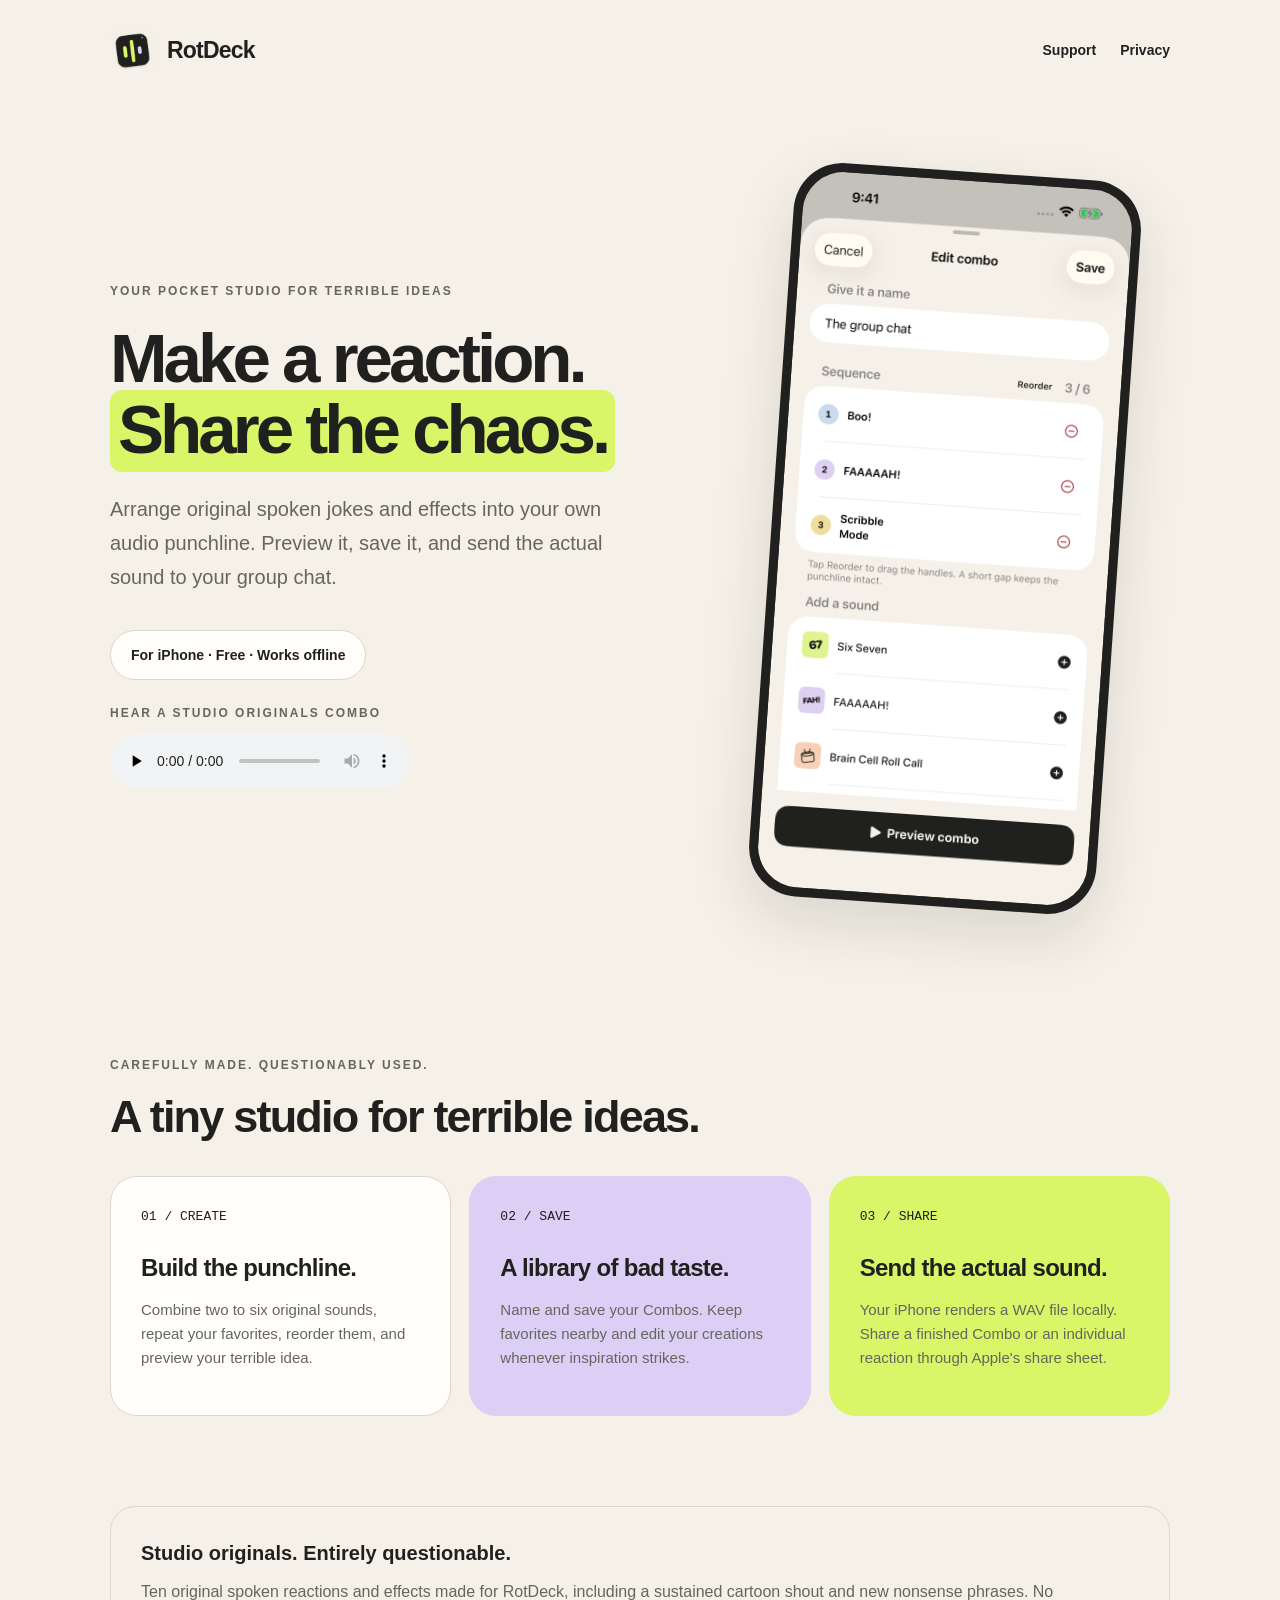
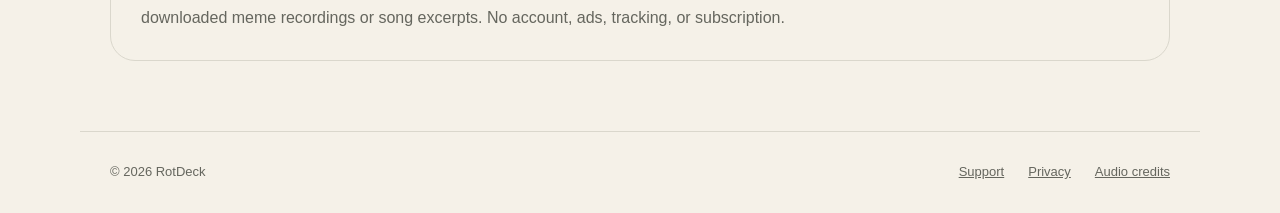
<file: index.html>
<!doctype html>
<html lang="en">
<head>
  <meta charset="utf-8"><meta name="viewport" content="width=device-width,initial-scale=1">
  <title>RotDeck — Make a reaction. Share the chaos.</title>
  <meta name="description" content="Create, save and share your own audio punchlines on iPhone. Combine ten original spoken reactions and effects, with offline WAV rendering.">
  <link rel="icon" href="assets/favicon.png"><link rel="stylesheet" href="styles.css">
</head>
<body>
  <nav aria-label="Main navigation">
    <a class="brand" href="./"><img src="assets/icon.png" alt="" width="45" height="45">RotDeck</a>
    <div class="links"><a href="support/">Support</a><a href="privacy/">Privacy</a></div>
  </nav>
  <main>
    <section class="hero">
      <div>
        <div class="eyebrow">Your pocket studio for terrible ideas</div>
        <h1>Make a reaction.<br><em>Share the chaos.</em></h1>
        <p class="lead">Arrange original spoken jokes and effects into your own audio punchline. Preview it, save it, and send the actual sound to your group chat.</p>
        <span class="pill">For iPhone · Free · Works offline</span>
        <div style="margin-top:24px">
          <div class="eyebrow" style="margin-bottom:10px">Hear a Studio originals combo</div>
          <audio controls preload="none" aria-label="Listen to The group chat original combo" style="max-width:100%">
            <source src="assets/group-chat.wav" type="audio/wav">
            Your browser does not support audio playback.
          </audio>
        </div>
      </div>
      <div class="phone"><img src="assets/composer.png" alt="RotDeck's real iPhone Combo composer, with sound sequencing, reorder, preview, and save controls." width="1320" height="2868"></div>
    </section>
    <section id="features" class="section" aria-labelledby="features-title">
      <div class="eyebrow">Carefully made. Questionably used.</div>
      <h2 id="features-title">A tiny studio for terrible ideas.</h2>
      <div class="features">
        <article class="card"><div class="number">01 / CREATE</div><h3>Build the punchline.</h3><p>Combine two to six original sounds, repeat your favorites, reorder them, and preview your terrible idea.</p></article>
        <article class="card"><div class="number">02 / SAVE</div><h3>A library of bad taste.</h3><p>Name and save your Combos. Keep favorites nearby and edit your creations whenever inspiration strikes.</p></article>
        <article class="card"><div class="number">03 / SHARE</div><h3>Send the actual sound.</h3><p>Your iPhone renders a WAV file locally. Share a finished Combo or an individual reaction through Apple's share sheet.</p></article>
      </div>
    </section>
    <aside class="note" aria-label="About the recordings">
      <h3>Studio originals. Entirely questionable.</h3>
      <p>Ten original spoken reactions and effects made for RotDeck, including a sustained cartoon shout and new nonsense phrases. No downloaded meme recordings or song excerpts. No account, ads, tracking, or subscription.</p>
    </aside>
  </main>
  <footer><span>© 2026 RotDeck</span><div><a href="support/">Support</a><a href="privacy/">Privacy</a><a href="credits/">Audio credits</a></div></footer>
</body>
</html>
</file>
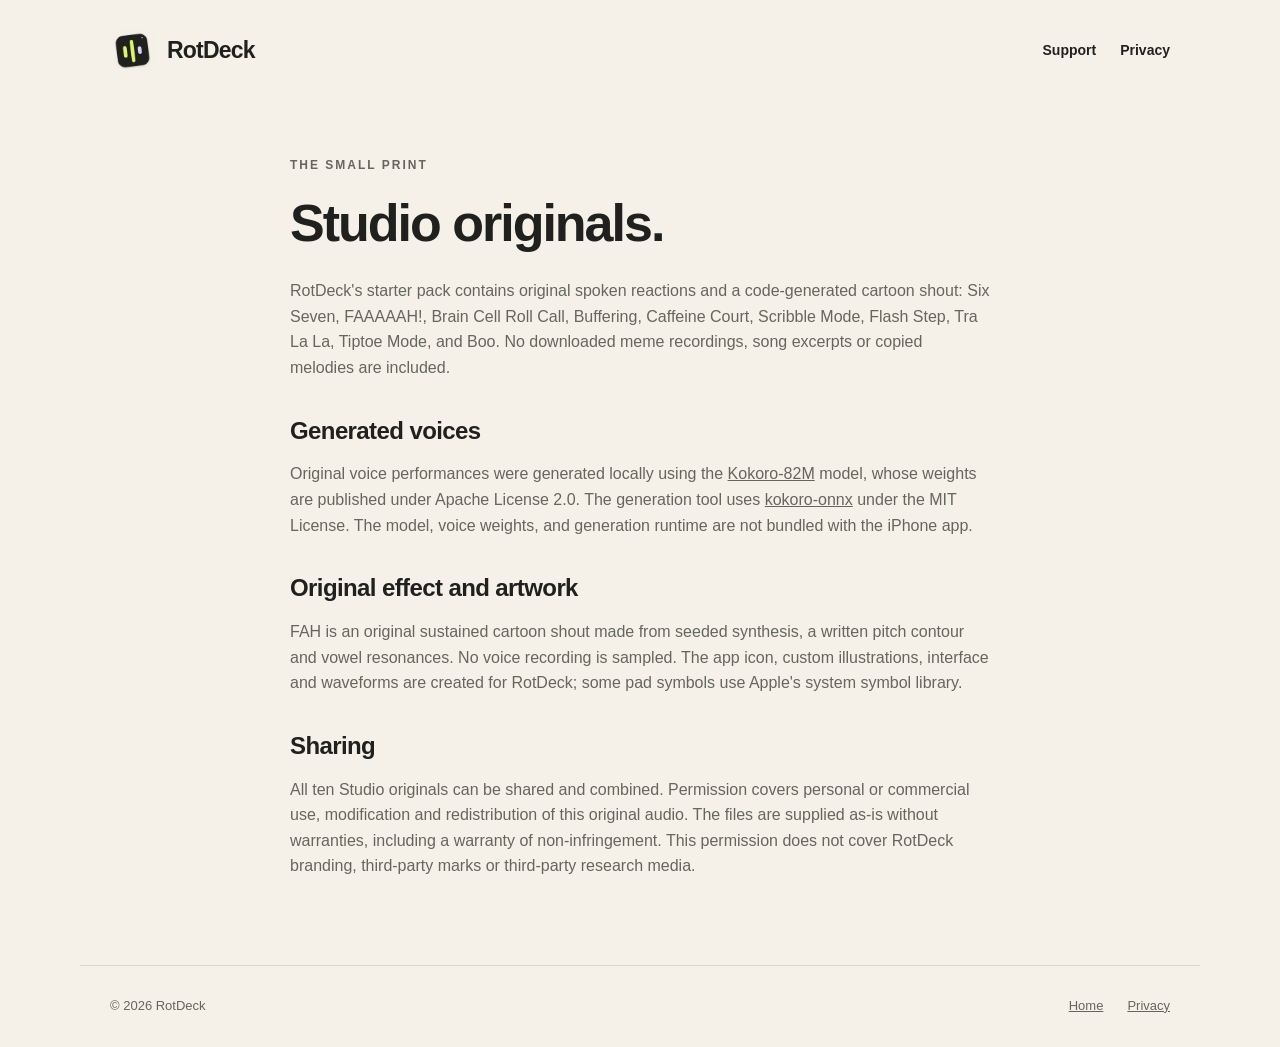
<file: credits/index.html>
<!doctype html><html lang="en"><head>
<meta charset="utf-8"><meta name="viewport" content="width=device-width,initial-scale=1">
<title>RotDeck Audio Credits</title><link rel="icon" href="../assets/favicon.png"><link rel="stylesheet" href="../styles.css">
</head><body>
<nav aria-label="Main navigation"><a class="brand" href="../"><img src="../assets/icon.png" alt="" width="45" height="45">RotDeck</a><div class="links"><a href="../support/">Support</a><a href="../privacy/">Privacy</a></div></nav>
<main class="document"><div class="eyebrow">The small print</div><h1>Studio originals.</h1>
<p>RotDeck's starter pack contains original spoken reactions and a code-generated cartoon shout: Six Seven, FAAAAAH!, Brain Cell Roll Call, Buffering, Caffeine Court, Scribble Mode, Flash Step, Tra La La, Tiptoe Mode, and Boo. No downloaded meme recordings, song excerpts or copied melodies are included.</p>
<h2>Generated voices</h2><p>Original voice performances were generated locally using the <a href="https://huggingface.co/hexgrad/Kokoro-82M">Kokoro-82M</a> model, whose weights are published under Apache License 2.0. The generation tool uses <a href="https://github.com/thewh1teagle/kokoro-onnx">kokoro-onnx</a> under the MIT License. The model, voice weights, and generation runtime are not bundled with the iPhone app.</p>
<h2>Original effect and artwork</h2><p>FAH is an original sustained cartoon shout made from seeded synthesis, a written pitch contour and vowel resonances. No voice recording is sampled. The app icon, custom illustrations, interface and waveforms are created for RotDeck; some pad symbols use Apple's system symbol library.</p>
<h2>Sharing</h2><p>All ten Studio originals can be shared and combined. Permission covers personal or commercial use, modification and redistribution of this original audio. The files are supplied as-is without warranties, including a warranty of non-infringement. This permission does not cover RotDeck branding, third-party marks or third-party research media.</p>
</main><footer><span>© 2026 RotDeck</span><div><a href="../">Home</a><a href="../privacy/">Privacy</a></div></footer></body></html>
</file>
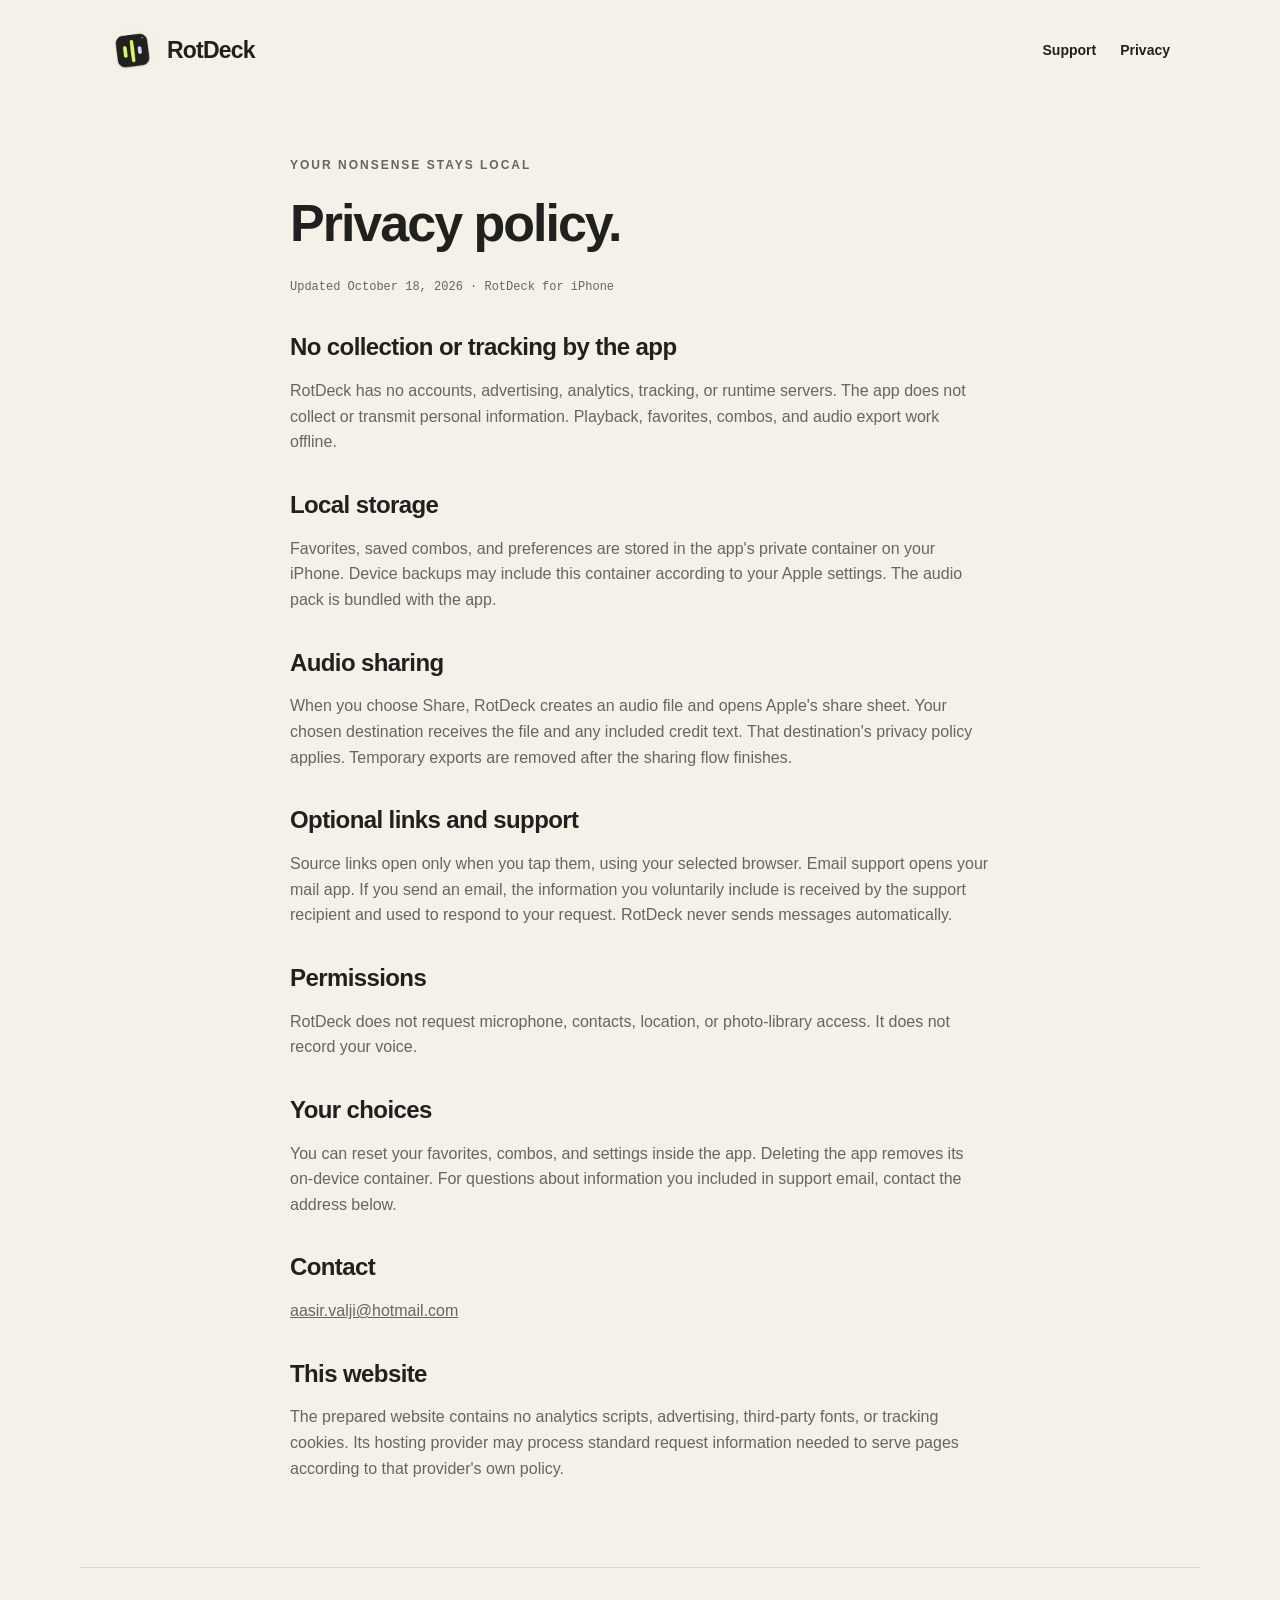
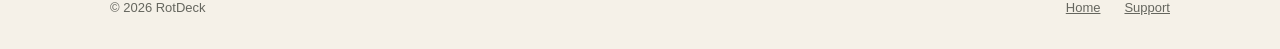
<file: privacy/index.html>
<!doctype html><html lang="en"><head>
<meta charset="utf-8"><meta name="viewport" content="width=device-width,initial-scale=1">
<title>RotDeck Privacy Policy</title><link rel="icon" href="../assets/favicon.png"><link rel="stylesheet" href="../styles.css">
</head><body>
<nav aria-label="Main navigation"><a class="brand" href="../"><img src="../assets/icon.png" alt="" width="45" height="45">RotDeck</a><div class="links"><a href="../support/">Support</a><a href="./" aria-current="page">Privacy</a></div></nav>
<main class="document"><div class="eyebrow">Your nonsense stays local</div><h1>Privacy policy.</h1>
<p class="version">Updated October 18, 2026 · RotDeck for iPhone</p>
<h2>No collection or tracking by the app</h2><p>RotDeck has no accounts, advertising, analytics, tracking, or runtime servers. The app does not collect or transmit personal information. Playback, favorites, combos, and audio export work offline.</p>
<h2>Local storage</h2><p>Favorites, saved combos, and preferences are stored in the app's private container on your iPhone. Device backups may include this container according to your Apple settings. The audio pack is bundled with the app.</p>
<h2>Audio sharing</h2><p>When you choose Share, RotDeck creates an audio file and opens Apple's share sheet. Your chosen destination receives the file and any included credit text. That destination's privacy policy applies. Temporary exports are removed after the sharing flow finishes.</p>
<h2>Optional links and support</h2><p>Source links open only when you tap them, using your selected browser. Email support opens your mail app. If you send an email, the information you voluntarily include is received by the support recipient and used to respond to your request. RotDeck never sends messages automatically.</p>
<h2>Permissions</h2><p>RotDeck does not request microphone, contacts, location, or photo-library access. It does not record your voice.</p>
<h2>Your choices</h2><p>You can reset your favorites, combos, and settings inside the app. Deleting the app removes its on-device container. For questions about information you included in support email, contact the address below.</p>
<h2>Contact</h2><p><a href="mailto:aasir.valji@hotmail.com?subject=RotDeck%20privacy">aasir.valji@hotmail.com</a></p>
<h2>This website</h2><p>The prepared website contains no analytics scripts, advertising, third-party fonts, or tracking cookies. Its hosting provider may process standard request information needed to serve pages according to that provider's own policy.</p>
</main><footer><span>© 2026 RotDeck</span><div><a href="../">Home</a><a href="../support/">Support</a></div></footer></body></html>
</file>
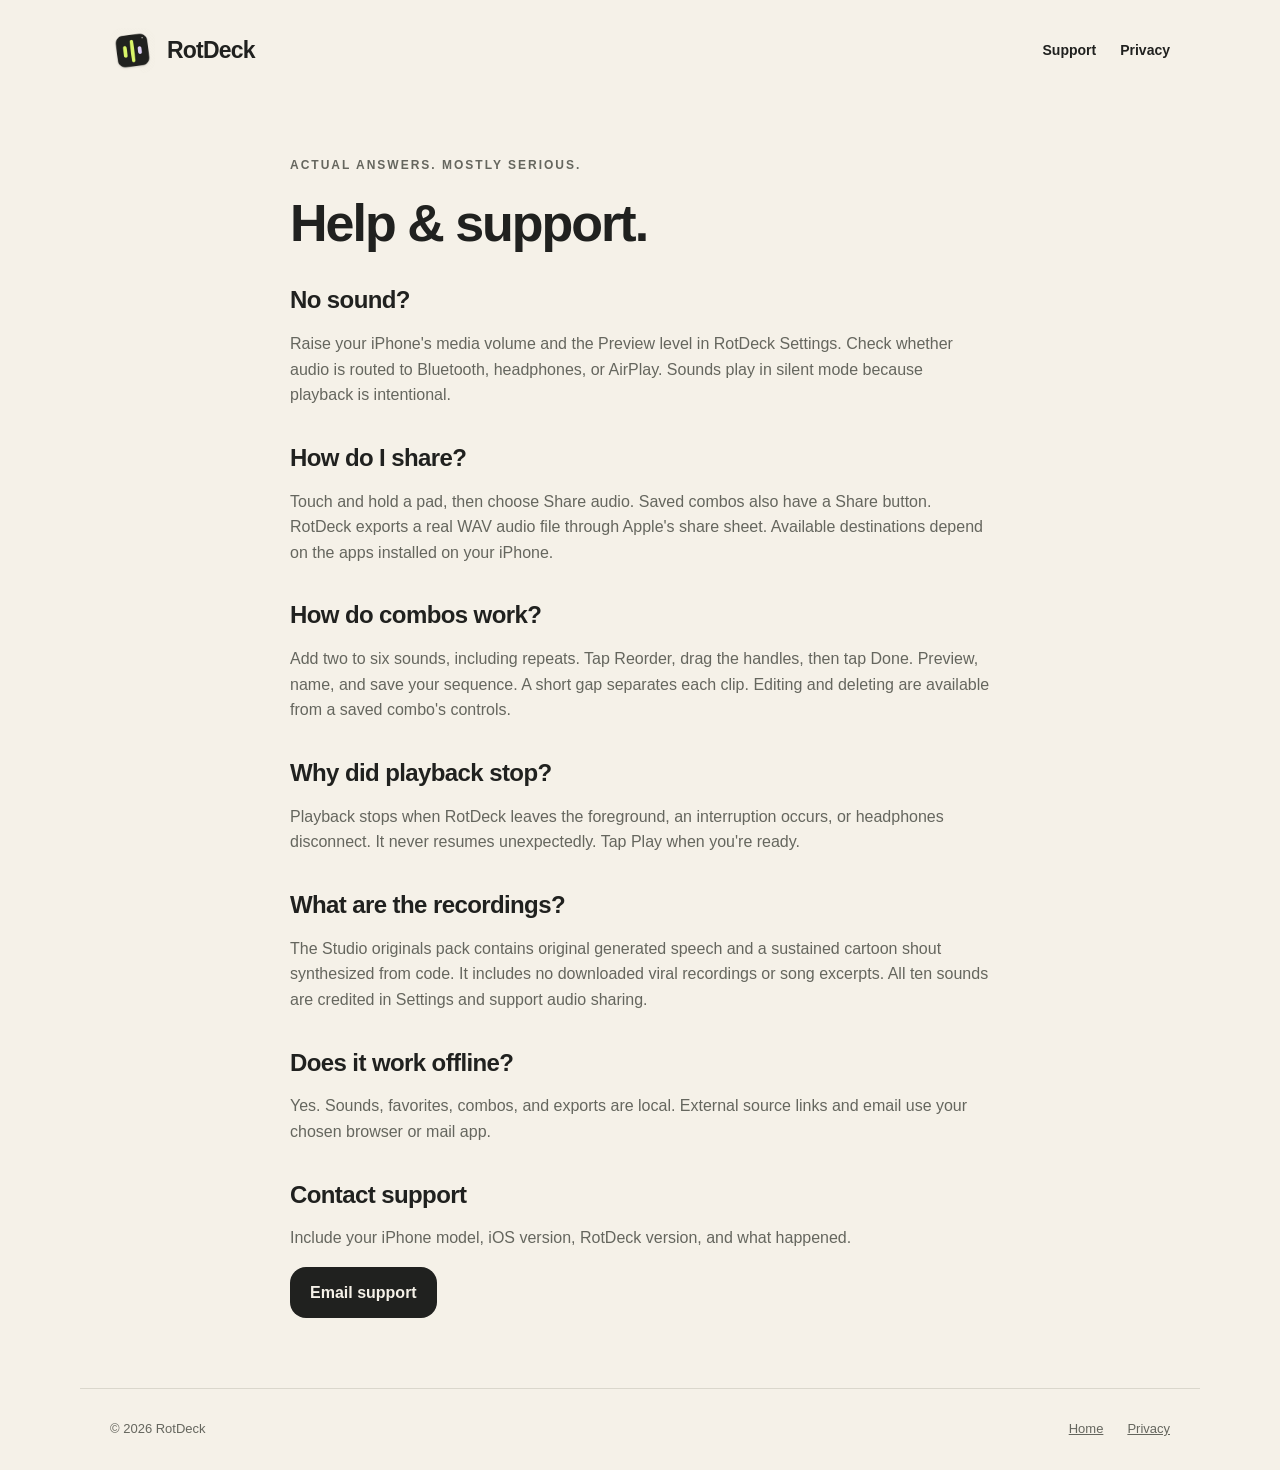
<file: support/index.html>
<!doctype html><html lang="en"><head>
<meta charset="utf-8"><meta name="viewport" content="width=device-width,initial-scale=1">
<title>RotDeck Support</title><link rel="icon" href="../assets/favicon.png"><link rel="stylesheet" href="../styles.css">
</head><body>
<nav aria-label="Main navigation"><a class="brand" href="../"><img src="../assets/icon.png" alt="" width="45" height="45">RotDeck</a><div class="links"><a href="./" aria-current="page">Support</a><a href="../privacy/">Privacy</a></div></nav>
<main class="document"><div class="eyebrow">Actual answers. Mostly serious.</div><h1>Help & support.</h1>
<h2>No sound?</h2><p>Raise your iPhone's media volume and the Preview level in RotDeck Settings. Check whether audio is routed to Bluetooth, headphones, or AirPlay. Sounds play in silent mode because playback is intentional.</p>
<h2>How do I share?</h2><p>Touch and hold a pad, then choose Share audio. Saved combos also have a Share button. RotDeck exports a real WAV audio file through Apple's share sheet. Available destinations depend on the apps installed on your iPhone.</p>
<h2>How do combos work?</h2><p>Add two to six sounds, including repeats. Tap Reorder, drag the handles, then tap Done. Preview, name, and save your sequence. A short gap separates each clip. Editing and deleting are available from a saved combo's controls.</p>
<h2>Why did playback stop?</h2><p>Playback stops when RotDeck leaves the foreground, an interruption occurs, or headphones disconnect. It never resumes unexpectedly. Tap Play when you're ready.</p>
<h2>What are the recordings?</h2><p>The Studio originals pack contains original generated speech and a sustained cartoon shout synthesized from code. It includes no downloaded viral recordings or song excerpts. All ten sounds are credited in Settings and support audio sharing.</p>
<h2>Does it work offline?</h2><p>Yes. Sounds, favorites, combos, and exports are local. External source links and email use your chosen browser or mail app.</p>
<h2>Contact support</h2><p>Include your iPhone model, iOS version, RotDeck version, and what happened.</p><a class="contact" href="mailto:aasir.valji@hotmail.com?subject=RotDeck%20support">Email support</a>
</main><footer><span>© 2026 RotDeck</span><div><a href="../">Home</a><a href="../privacy/">Privacy</a></div></footer></body></html>
</file>
<file: styles.css>
:root{--paper:#f5f1e8;--ink:#20211f;--muted:#65665e;--lime:#d9f568;--lilac:#dccff5;--line:#dad7cc;--white:#fffefa}
*{box-sizing:border-box}html{scroll-behavior:smooth}body{margin:0;background:var(--paper);color:var(--ink);font-family:-apple-system,BlinkMacSystemFont,"Segoe UI",sans-serif;line-height:1.6}a{color:inherit}a:focus-visible,button:focus-visible{outline:3px solid #77549b;outline-offset:5px}nav{max-width:1120px;margin:auto;padding:28px 30px;display:flex;align-items:center;justify-content:space-between;gap:24px}.brand{display:flex;align-items:center;gap:12px;font-size:23px;font-weight:850;text-decoration:none;letter-spacing:-.8px}.brand img{width:45px;height:45px;border-radius:13px}nav .links{display:flex;gap:24px;font-size:14px;font-weight:600}nav .links a{text-decoration:none}main{max-width:1120px;margin:auto;padding:0 30px}.hero{display:grid;grid-template-columns:1.1fr .9fr;align-items:center;gap:60px;padding:70px 0 100px}.eyebrow{text-transform:uppercase;letter-spacing:2px;font-size:12px;font-weight:650;color:var(--muted)}h1{font-size:clamp(52px,6.5vw,86px);letter-spacing:-4px;line-height:1.02;margin:22px 0 28px;font-weight:850}h1 em{font-style:normal;background:var(--lime);padding:0 8px 4px;border-radius:12px}p.lead{font-size:20px;line-height:1.7;max-width:520px;color:var(--muted)}.pill{display:inline-block;padding:13px 20px;border:1px solid var(--line);border-radius:100px;font-size:14px;font-weight:650;margin-top:16px;background:var(--white)}.phone{width:min(100%,348px);justify-self:center;background:var(--ink);padding:9px;border-radius:49px;box-shadow:0 24px 60px #20211f20;transform:rotate(4deg)}.phone img{width:100%;display:block;border-radius:41px}.section{padding:50px 0 90px}h2{font-size:clamp(30px,4vw,45px);letter-spacing:-1.8px;line-height:1.2;margin:15px 0 32px}.features{display:grid;grid-template-columns:repeat(3,1fr);gap:18px}.card{padding:30px;border-radius:27px;background:var(--white);border:1px solid var(--line)}.card .number{font-family:ui-monospace,monospace;font-size:13px}.card h3{font-size:24px;letter-spacing:-.7px;line-height:1.25;margin:25px 0 15px}.card p{font-size:15px;color:var(--muted)}.card:nth-child(2){background:var(--lilac);border-color:var(--lilac)}.card:nth-child(3){background:var(--lime);border-color:var(--lime)}.note{padding:30px;border:1px solid var(--line);border-radius:25px;margin-bottom:70px}.note h3{margin:0 0 10px;font-size:20px}.note p{margin:0;color:var(--muted)}footer{max-width:1120px;margin:0 auto;padding:30px;border-top:1px solid var(--line);display:flex;justify-content:space-between;gap:20px;font-size:13px;color:var(--muted)}footer div{display:flex;gap:24px}.document{max-width:760px;padding-top:55px;padding-bottom:70px}.document h1{font-size:52px;letter-spacing:-2px}.document h2{font-size:24px;letter-spacing:-.6px;margin:36px 0 12px}.document p,.document li{color:var(--muted)}.document .back{font-size:14px}.contact{display:inline-block;padding:13px 20px;background:var(--ink);color:var(--paper);border-radius:16px;text-decoration:none;font-weight:650}.version{font-family:ui-monospace,monospace;font-size:12px}.notice{background:var(--lilac);border-radius:20px;padding:24px}.notice p{margin:0}
@media(max-width:740px){nav{padding:20px}.hero{grid-template-columns:1fr;padding:45px 0 65px;gap:40px}main{padding:0 20px}h1{letter-spacing:-2.7px}.phone{width:290px;transform:rotate(2deg)}.features{grid-template-columns:1fr}.section{padding:20px 0 45px}footer{padding:24px 20px;flex-direction:column}nav .links{gap:15px}.document{padding-top:30px}.document h1{font-size:43px}}
@media(prefers-reduced-motion:reduce){html{scroll-behavior:auto}}
.phone img{height:auto}
.hero h1{font-size:clamp(52px,5.4vw,76px)}
</file>
